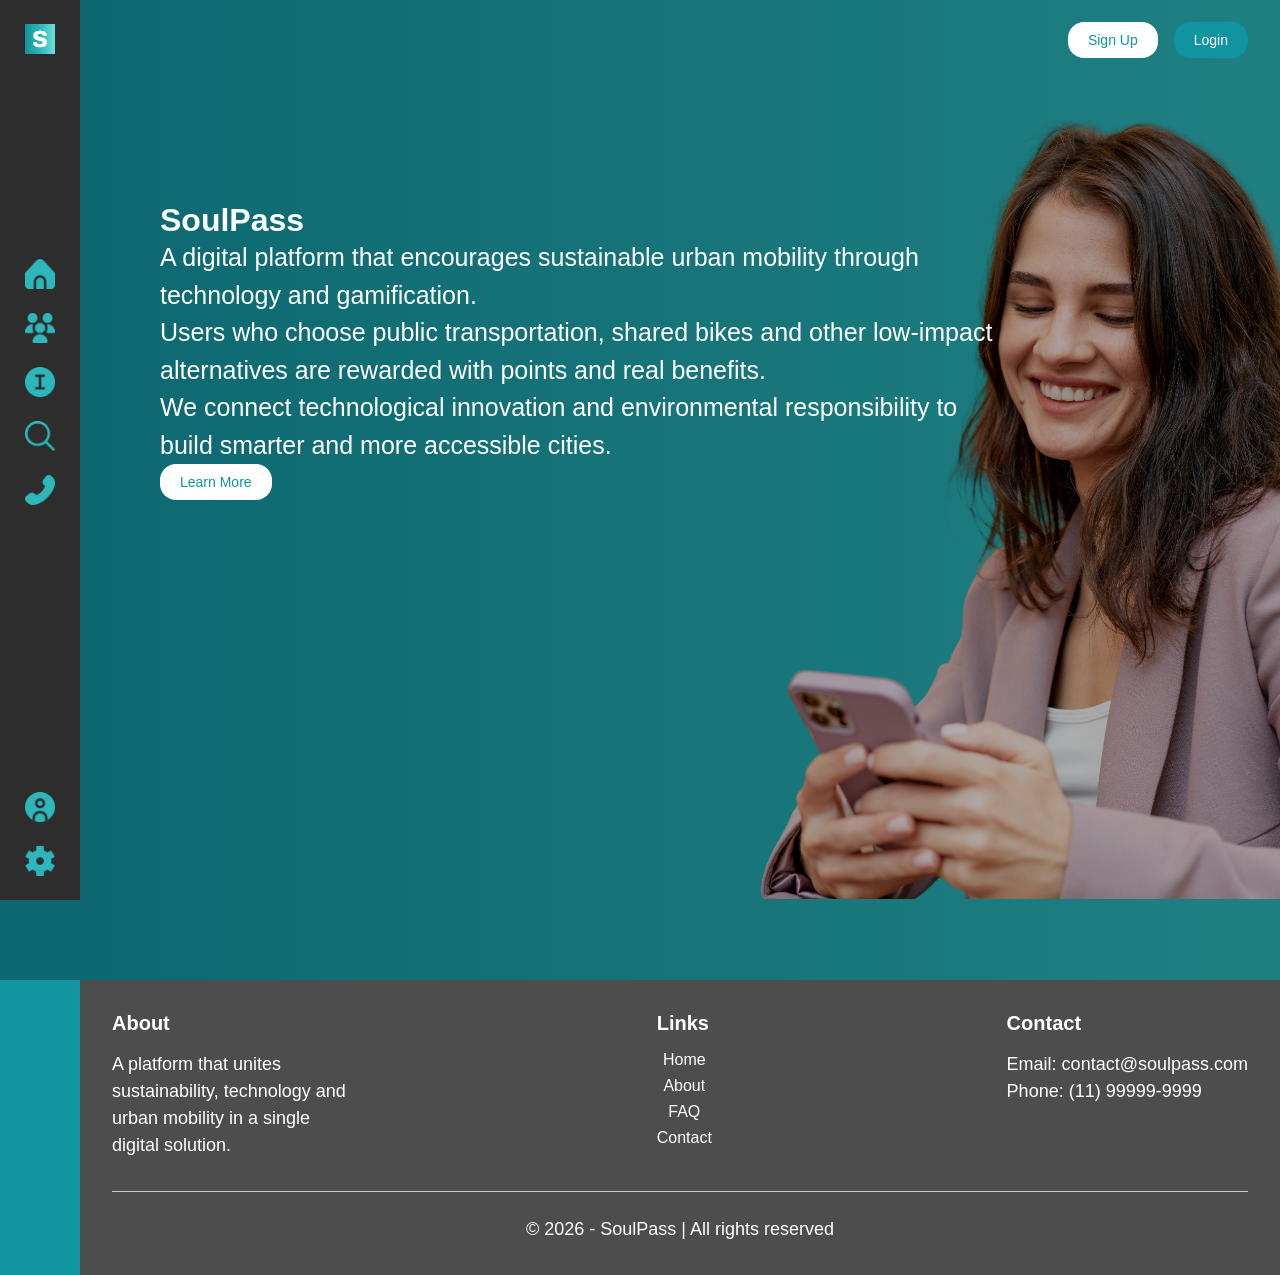
<file: index.html>
<!doctype html>
<html lang="pt-br">
  <head>
    <meta charset="UTF-8" />
    <meta name="viewport" content="width=device-width, initial-scale=1.0" />
    <!-- Título da página -->
    <title>SoulPass | Mobilidade Urbana Sustentável</title>
    <!-- Arquivos principais -->
    <link rel="stylesheet" href="css/main.css" />
    <script type="module" src="js/main.js" defer></script>
  </head>

  <body data-page="home">
    <!-- Botão do menu mobile e tablet-->
    <button class="toggle-sidebar">
      <img src="imagens/menu-burger.png" alt="Abrir menu" />
    </button>
    <!-- Menu lateral -->
    <aside class="barra_lateral" data-page="menu">
      <div class="barra-lateral-logo">
        <a href="index.html" class="logo">
          <img src="imagens/SoulUpLogo.png" alt="Logo da Empresa" />
        </a>
      </div>
      <!-- Navegação principal -->
      <nav class="barra-lateral-menu">
        <ul>
          <li>
            <a href="index.html">
              <img src="imagens/home.png" alt="Home" />
              <span class="menu-text" data-i18n="menu.home"></span>
            </a>
          </li>
          <li>
            <a href="paginas/quemsomos.html">
              <img src="imagens/users-alt.png" alt="Quem Somos" />
              <span class="menu-text" data-i18n="menu.quemSomos"></span>
            </a>
          </li>
          <li>
            <a href="paginas/sobre.html">
              <img src="imagens/circle-i.png" alt="Sobre" />
              <span class="menu-text" data-i18n="menu.sobre"></span>
            </a>
          </li>
          <li>
            <a href="paginas/faq.html">
              <img src="imagens/search.png" alt="FAQ" />
              <span class="menu-text" data-i18n="menu.faq"></span>
            </a>
          </li>
          <li>
            <a href="paginas/contato.html">
              <img src="imagens/phone-flip.png" alt="Contato" />
              <span class="menu-text" data-i18n="menu.contato"></span>
            </a>
          </li>
        </ul>
      </nav>

      <!-- Área inferior da sidebar -->
      <ul class="barra-lateral-rodape">
        <li>
          <a href="#">
            <img src="imagens/circle-user.png" alt="Perfil" />
            <span class="menu-text" data-i18n="menu.perfil"></span>
          </a>
        </li>
        <li>
          <button class="abrir-config">
            <img src="imagens/settings.png" alt="Configurações" />
            <span class="menu-text" data-i18n="menu.config"></span>
          </button>
        </li>
      </ul>
    </aside>

    <main>
      <!--Cabeçalho-->
      <header class="header" data-page="header">
        <button 
          class="btn btn-principal" 
          data-i18n="header.criarConta" 
          id="btn-criar-conta">
        </button>
        <button 
          class="btn btn-secundario" 
          data-i18n="header.entrar" 
          id="btn-entrar-conta">
      </button>
      </header>

      <!--Seção principal-->
      <section class="hero" data-page="hero">
        <div class="hero-text">
          <h1 data-i18n="hero.titulo"></h1>
          <p data-i18n="hero.paragrafo1"></p>
          <p data-i18n="hero.paragrafo2"></p>
          <p data-i18n="hero.paragrafo3"></p>

          <button
            class="btn btn-principal"
            id="btn-saiba-mais"
            data-i18n="hero.botao">
          </button>
        </div>

        <!--Imagem de fundo-->
        <div>
          <img
            src="imagens/mulhercelular-image.png"
            alt="Pessoa usando o celular"
          />
        </div>
      </section>
    </main>
    <!--Rodapé -->
    <footer class="footer" data-page="footer">
      <div class="footer-container">
        <!-- Sobre -->
        <div class="footer-section">
          <h3  data-i18n="footer.sobreTitulo"></h3>
          <p data-i18n="footer.sobreTexto"></p>
        </div>

        <!-- Links -->
        <div class="footer-section">
          <h3 data-i18n="footer.linksTitulo"></h3>
          <ul>
            <li><a href="index.html" data-i18n="footer.home"></a></li>
            <li><a href="paginas/sobre.html" data-i18n="footer.sobre"></a></li>
            <li><a href="paginas/faq.html" data-i18n="footer.faq"></a></li>
            <li><a href="paginas/contato.html" data-i18n="footer.contato"></a></li>
          </ul>
        </div>

        <!-- Contato -->
        <div class="footer-section">
          <h3 data-i18n="footer.contatoTitulo"></h3>
            <p data-i18n="footer.email"></p>
            <p data-i18n="footer.telefone"></p>
        </div>
      </div>

      <!-- LINHA FINAL -->
      <div class="footer-bottom">
        <p data-i18n="footer.direitos"></p>
      </div>
    </footer>

    <!-- Modal de Configurações -->
    <section class="modal" id="modal-config" data-page="config">
      <div class="modal-content">
        <button class="modal-close">&times;</button>

        <h2 data-i18n="config.titulo">Configurações</h2>

        <div class="config-item">
          <label data-i18n="config.linguagem">Linguagem</label>
          <select id="lang-select">
            <option value="pt">Português</option>
            <option value="en">English</option>
          </select>
        </div>
        
      </div>
    </section>
  </body>
</html>
</file>
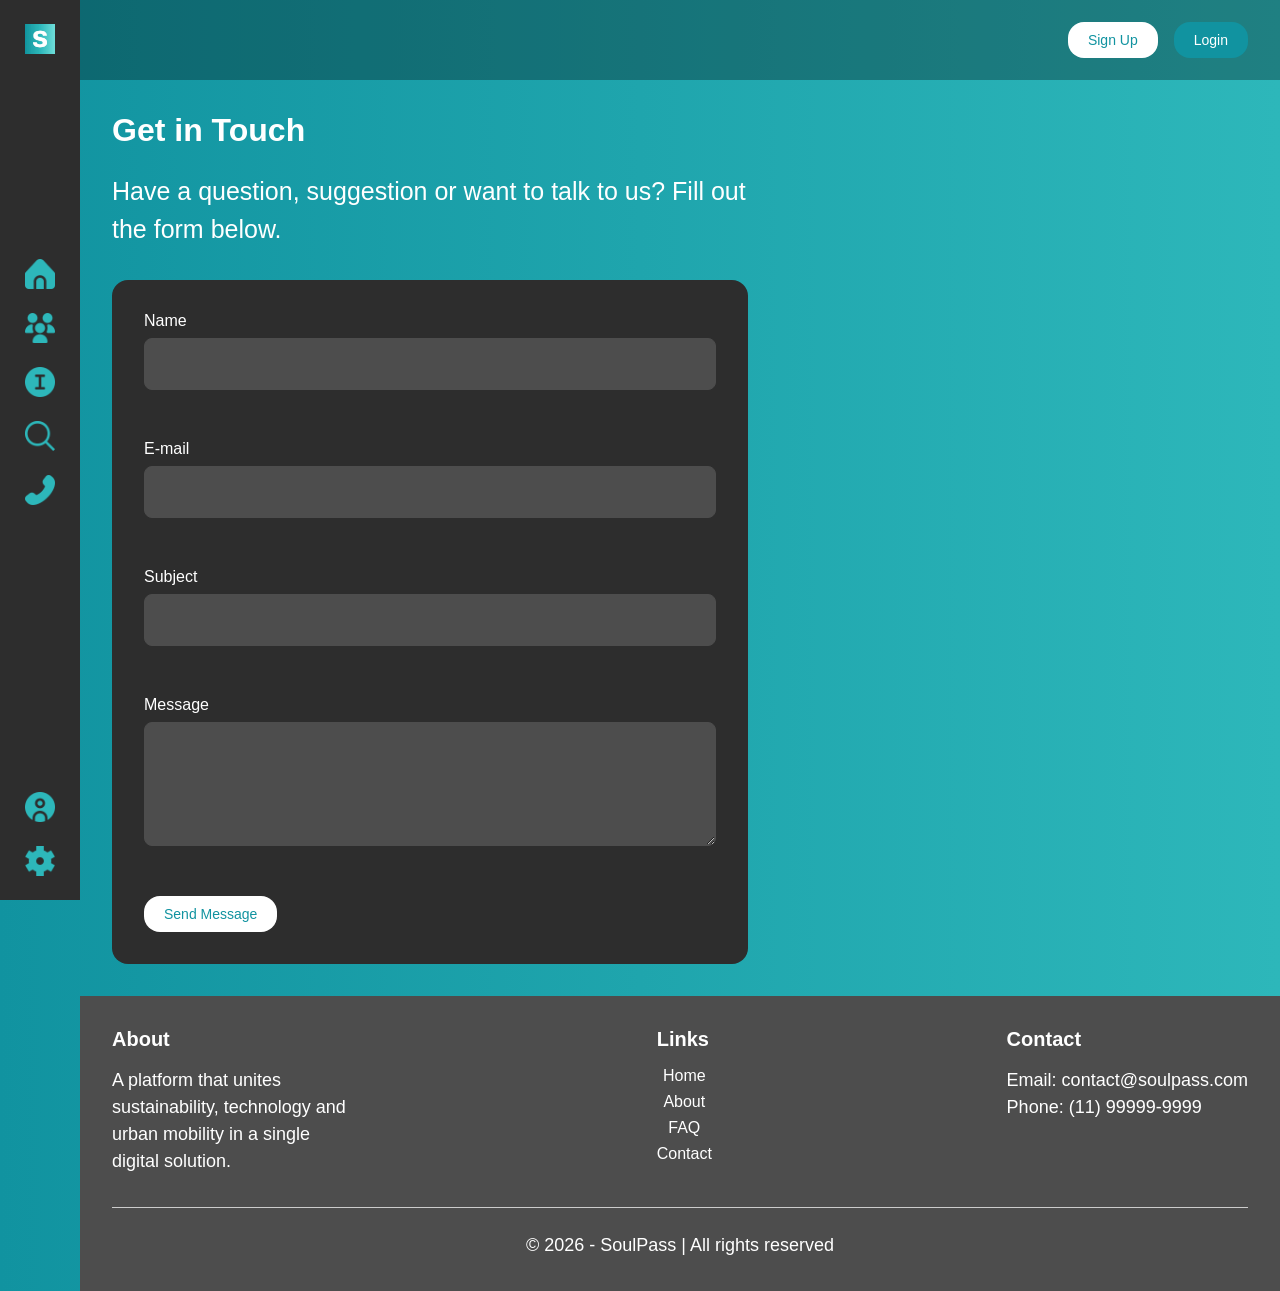
<file: paginas/contato.html>
<!doctype html>
<html lang="pt-br">
  <head>
    <meta charset="UTF-8" />
    <meta name="viewport" content="width=device-width, initial-scale=1.0" />
    <title>Contato - SoulPass</title>
    <link rel="stylesheet" href="../css/main.css" />
    <link rel="stylesheet" href="../css/paginas/contato.css" />
    <script type="module" src="../js/main.js" defer></script>
  </head>
  <body data-page="contato">
    <!-- Barra lateral -->
    <aside class="barra_lateral" data-page="menu">
      <div class="barra-lateral-logo">
        <a href="../index.html" class="logo">
          <img src="../imagens/SoulUpLogo.png" alt="Logo da Empresa" />
        </a>
      </div>
      <nav class="barra-lateral-menu">
        <ul>
          <li>
            <a href="../index.html">
              <img src="../imagens/home.png" alt="Home" />
              <span class="menu-text" data-i18n="menu.home"></span>
            </a>
          </li>
          <li>
            <a href="quemsomos.html">
              <img src="../imagens/users-alt.png" alt="Quem Somos" />
              <span class="menu-text" data-i18n="menu.quemSomos"></span>
            </a>
          </li>
          <li>
            <a href="sobre.html">
              <img src="../imagens/circle-i.png" alt="Sobre" />
              <span class="menu-text" data-i18n="menu.sobre"></span>
            </a>
          </li>
          <li>
            <a href="faq.html">
              <img src="../imagens/search.png" alt="FAQ" />
              <span class="menu-text" data-i18n="menu.faq"></span>
            </a>
          </li>
          <li>
            <a href="contato.html">
              <img src="../imagens/phone-flip.png" alt="Contato" />
              <span class="menu-text" data-i18n="menu.contato"></span>
            </a>
          </li>
        </ul>
      </nav>
      <ul class="barra-lateral-rodape">
        <li>
          <a href="#">
            <img src="../imagens/circle-user.png" alt="Perfil" />
            <span class="menu-text" data-i18n="menu.perfil"></span>
          </a>
        </li>
        <li>
          <button class="abrir-config">
            <img src="../imagens/settings.png" alt="Configurações" />
            <span class="menu-text" data-i18n="menu.config"></span>
          </button>
        </li>
      </ul>
    </aside>

    <main>
      <!-- Cabecalho -->
      <header class="header" data-page="header">
        <button class="btn btn-principal" data-i18n="header.criarConta"></button>
        <button class="btn btn-secundario" data-i18n="header.entrar"></button>
      </header>

      <!-- Formulario de contato -->
      <section class="contato">
        <h1 data-i18n="contato.titulo"></h1>
        <p class="contato-intro" data-i18n="contato.intro"></p>

        <form class="contato-form" id="form-contato" novalidate>
          <!-- Campo nome -->
          <div class="form-grupo">
            <label for="nome" data-i18n="contato.labelNome"></label>
            <input type="text" id="nome" name="nome" required minlength="3" maxlength="80" />
            <span class="form-erro" id="erro-nome"></span>
          </div>

          <!-- Campo email -->
          <div class="form-grupo">
            <label for="email" data-i18n="contato.labelEmail"></label>
            <input type="email" id="email" name="email" required minlength="10" maxlength="100" />
            <span class="form-erro" id="erro-email"></span>
          </div>

          <!-- Campo assunto -->
          <div class="form-grupo">
            <label for="assunto" data-i18n="contato.labelAssunto"></label>
            <input type="text" id="assunto" name="assunto" required minlength="3" maxlength="100" />
            <span class="form-erro" id="erro-assunto"></span>
          </div>

          <!-- Campo mensagem -->
          <div class="form-grupo">
            <label for="mensagem" data-i18n="contato.labelMensagem"></label>
            <textarea id="mensagem" name="mensagem" rows="5" required minlength="10" maxlength="500"></textarea>
            <span class="form-erro" id="erro-mensagem"></span>
          </div>

          <button type="submit" class="btn btn-principal" data-i18n="contato.botaoEnviar"></button>

          <!-- Mensagem de sucesso -->
          <p class="form-sucesso" id="form-sucesso" data-i18n="contato.sucesso"></p>
        </form>
      </section>
    </main>

    <!-- Rodape -->
    <footer class="footer" data-page="footer">
      <div class="footer-container">
        <div class="footer-section">
          <h3 data-i18n="footer.sobreTitulo"></h3>
          <p data-i18n="footer.sobreTexto"></p>
        </div>
        <div class="footer-section">
          <h3 data-i18n="footer.linksTitulo"></h3>
          <ul>
            <li><a href="../index.html" data-i18n="footer.home"></a></li>
            <li><a href="sobre.html" data-i18n="footer.sobre"></a></li>
            <li><a href="faq.html" data-i18n="footer.faq"></a></li>
            <li><a href="contato.html" data-i18n="footer.contato"></a></li>
          </ul>
        </div>
        <div class="footer-section">
          <h3 data-i18n="footer.contatoTitulo"></h3>
          <p data-i18n="footer.email"></p>
          <p data-i18n="footer.telefone"></p>
        </div>
      </div>
      <div class="footer-bottom">
        <p data-i18n="footer.direitos"></p>
      </div>
    </footer>

    <!-- Modal de configuracoes -->
    <section class="modal" id="modal-config" data-page="config">
      <div class="modal-content">
        <button class="modal-close">&times;</button>
        <h2 data-i18n="config.titulo"></h2>
        <div class="config-item">
          <label data-i18n="config.linguagem"></label>
          <select id="lang-select">
            <option value="pt">Português</option>
            <option value="en">English</option>
          </select>
        </div>
        <div class="config-item">
          <label data-i18n="config.tema"></label>
          <select>
            <option>Escuro</option>
            <option>Claro</option>
          </select>
        </div>
      </div>
    </section>
  </body>
</html>
</file>
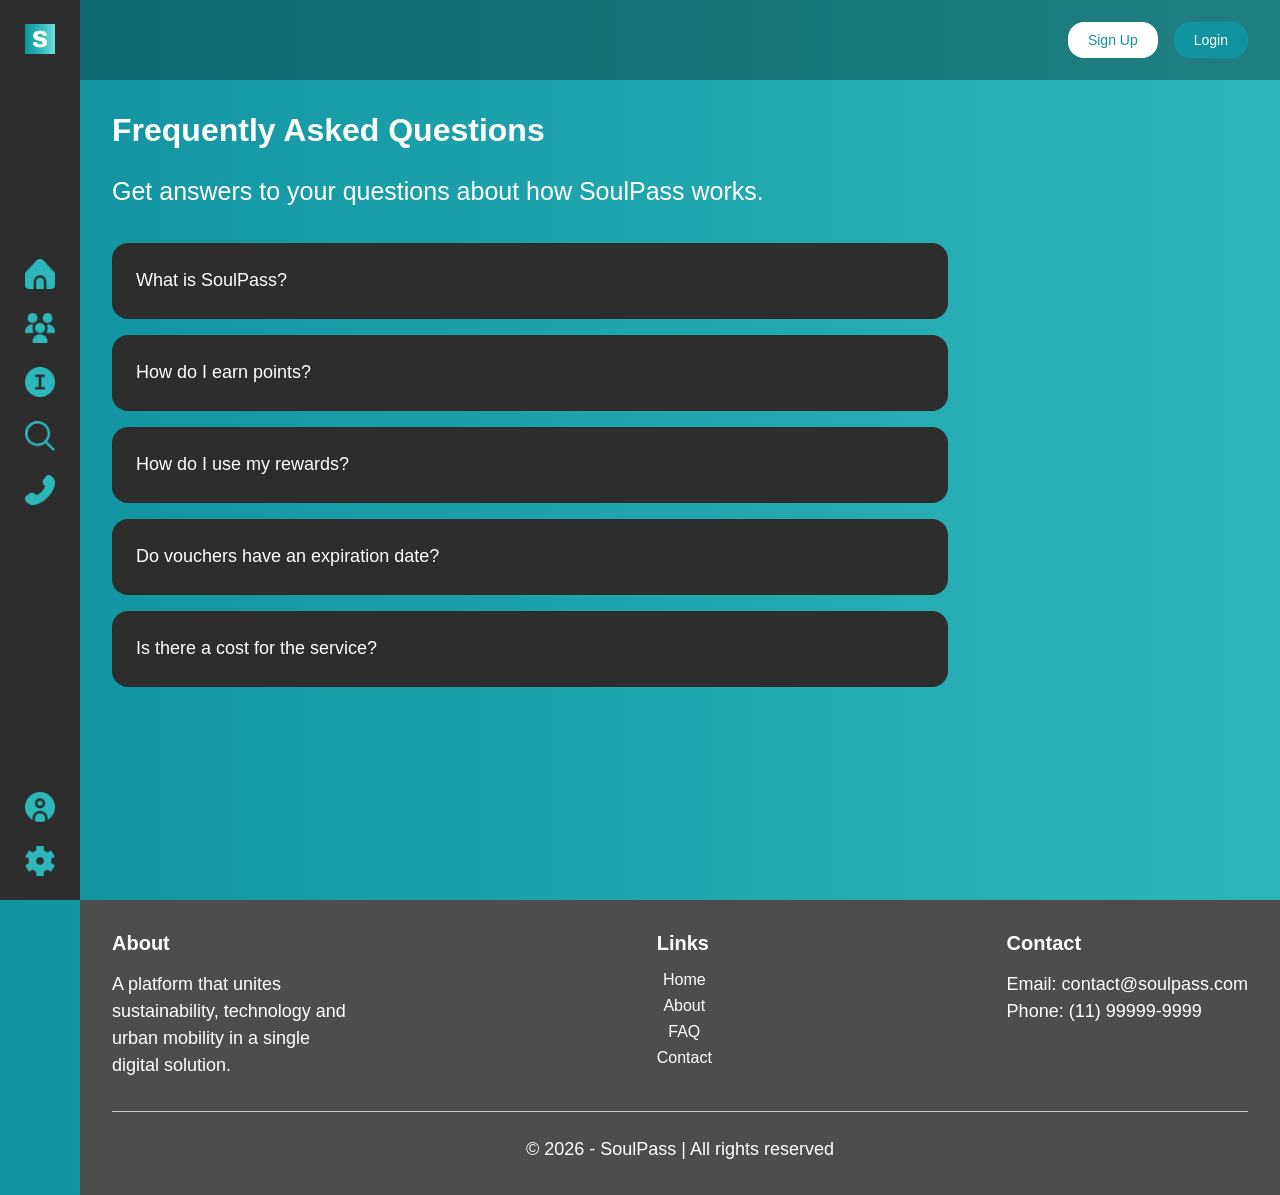
<file: paginas/faq.html>
<!doctype html>
<html lang="pt-br">
  <head>
    <meta charset="UTF-8" />
    <meta name="viewport" content="width=device-width, initial-scale=1.0" />
    <title>FAQ - SoulPass</title>
    <link rel="stylesheet" href="../css/main.css" />
    <link rel="stylesheet" href="../css/paginas/faq.css" />
    <script type="module" src="../js/main.js" defer></script>
  </head>
  <body data-page="faq">
    <!-- Barra lateral -->
    <aside class="barra_lateral" data-page="menu">
      <div class="barra-lateral-logo">
        <a href="../index.html" class="logo">
          <img src="../imagens/SoulUpLogo.png" alt="Logo da Empresa" />
        </a>
      </div>
      <nav class="barra-lateral-menu">
        <ul>
          <li>
            <a href="../index.html">
              <img src="../imagens/home.png" alt="Home" />
              <span class="menu-text" data-i18n="menu.home"></span>
            </a>
          </li>
          <li>
            <a href="quemsomos.html">
              <img src="../imagens/users-alt.png" alt="Quem Somos" />
              <span class="menu-text" data-i18n="menu.quemSomos"></span>
            </a>
          </li>
          <li>
            <a href="sobre.html">
              <img src="../imagens/circle-i.png" alt="Sobre" />
              <span class="menu-text" data-i18n="menu.sobre"></span>
            </a>
          </li>
          <li>
            <a href="faq.html">
              <img src="../imagens/search.png" alt="FAQ" />
              <span class="menu-text" data-i18n="menu.faq"></span>
            </a>
          </li>
          <li>
            <a href="contato.html">
              <img src="../imagens/phone-flip.png" alt="Contato" />
              <span class="menu-text" data-i18n="menu.contato"></span>
            </a>
          </li>
        </ul>
      </nav>
      <ul class="barra-lateral-rodape">
        <li>
          <a href="#">
            <img src="../imagens/circle-user.png" alt="Perfil" />
            <span class="menu-text" data-i18n="menu.perfil"></span>
          </a>
        </li>
        <li>
          <button class="abrir-config">
            <img src="../imagens/settings.png" alt="Configurações" />
            <span class="menu-text" data-i18n="menu.config"></span>
          </button>
        </li>
      </ul>
    </aside>

    <main>
      <!-- Cabecalho -->
      <header class="header" data-page="header">
        <button class="btn btn-principal" data-i18n="header.criarConta"></button>
        <button class="btn btn-secundario" data-i18n="header.entrar"></button>
      </header>

      <!-- Perguntas frequentes -->
      <section class="faq">
        <h1 data-i18n="faq.titulo"></h1>
        <p class="faq-intro" data-i18n="faq.intro"></p>

        <!-- Lista de perguntas (cada item abre e fecha no clique) -->
        <div class="faq-lista">
          <div class="faq-item">
            <button class="faq-pergunta">
              <span data-i18n="faq.pergunta1"></span>
              <span class="faq-icone">+</span>
            </button>
            <div class="faq-resposta">
              <p data-i18n="faq.resposta1"></p>
            </div>
          </div>

          <div class="faq-item">
            <button class="faq-pergunta">
              <span data-i18n="faq.pergunta2"></span>
              <span class="faq-icone">+</span>
            </button>
            <div class="faq-resposta">
              <p data-i18n="faq.resposta2"></p>
            </div>
          </div>

          <div class="faq-item">
            <button class="faq-pergunta">
              <span data-i18n="faq.pergunta3"></span>
              <span class="faq-icone">+</span>
            </button>
            <div class="faq-resposta">
              <p data-i18n="faq.resposta3"></p>
            </div>
          </div>

          <div class="faq-item">
            <button class="faq-pergunta">
              <span data-i18n="faq.pergunta4"></span>
              <span class="faq-icone">+</span>
            </button>
            <div class="faq-resposta">
              <p data-i18n="faq.resposta4"></p>
            </div>
          </div>

          <div class="faq-item">
            <button class="faq-pergunta">
              <span data-i18n="faq.pergunta5"></span>
              <span class="faq-icone">+</span>
            </button>
            <div class="faq-resposta">
              <p data-i18n="faq.resposta5"></p>
            </div>
          </div>
        </div>
      </section>
    </main>

    <!-- Rodape -->
    <footer class="footer" data-page="footer">
      <div class="footer-container">
        <div class="footer-section">
          <h3 data-i18n="footer.sobreTitulo"></h3>
          <p data-i18n="footer.sobreTexto"></p>
        </div>
        <div class="footer-section">
          <h3 data-i18n="footer.linksTitulo"></h3>
          <ul>
            <li><a href="../index.html" data-i18n="footer.home"></a></li>
            <li><a href="sobre.html" data-i18n="footer.sobre"></a></li>
            <li><a href="faq.html" data-i18n="footer.faq"></a></li>
            <li><a href="contato.html" data-i18n="footer.contato"></a></li>
          </ul>
        </div>
        <div class="footer-section">
          <h3 data-i18n="footer.contatoTitulo"></h3>
          <p data-i18n="footer.email"></p>
          <p data-i18n="footer.telefone"></p>
        </div>
      </div>
      <div class="footer-bottom">
        <p data-i18n="footer.direitos"></p>
      </div>
    </footer>

    <!-- Modal de configuracoes -->
    <section class="modal" id="modal-config" data-page="config">
      <div class="modal-content">
        <button class="modal-close">&times;</button>
        <h2 data-i18n="config.titulo"></h2>
        <div class="config-item">
          <label data-i18n="config.linguagem"></label>
          <select id="lang-select">
            <option value="pt">Português</option>
            <option value="en">English</option>
          </select>
        </div>
        <div class="config-item">
          <label data-i18n="config.tema"></label>
          <select>
            <option>Escuro</option>
            <option>Claro</option>
          </select>
        </div>
      </div>
    </section>
  </body>
</html>
</file>
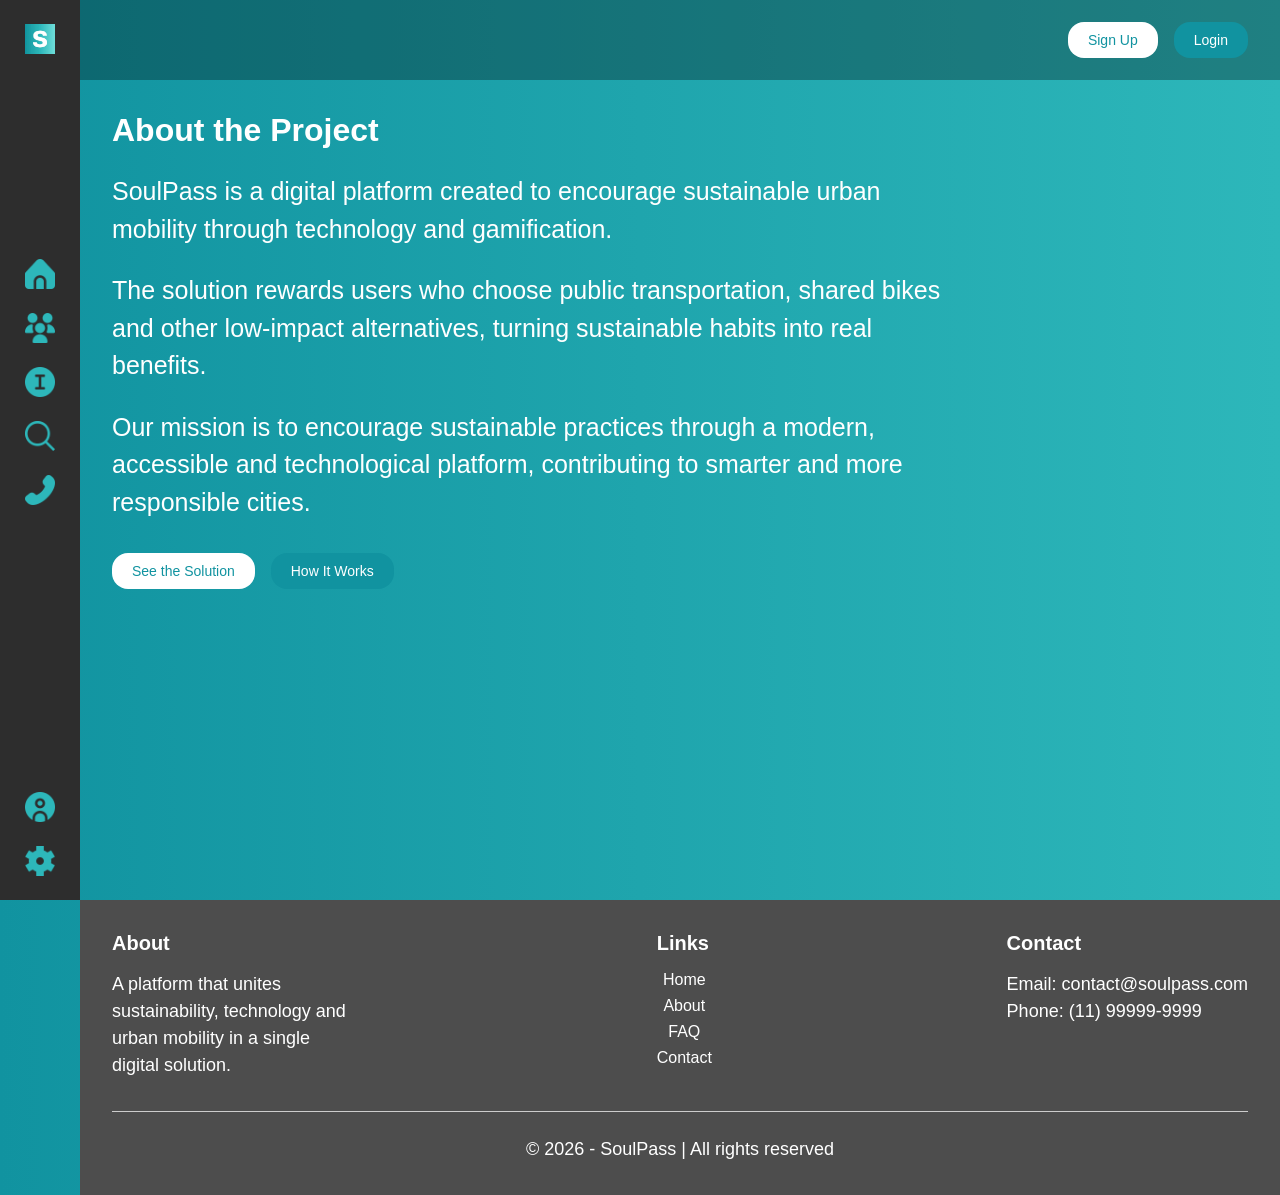
<file: paginas/sobre.html>
<!doctype html>
<html lang="pt-br">
  <head>
    <meta charset="UTF-8" />
    <meta name="viewport" content="width=device-width, initial-scale=1.0" />
    <title>Sobre - SoulPass</title>
    <link rel="stylesheet" href="../css/main.css" />
    <link rel="stylesheet" href="../css/paginas/sobre.css" />
    <script type="module" src="../js/main.js" defer></script>
  </head>
  <body data-page="sobre">
    <!-- Barra lateral -->
    <aside class="barra_lateral" data-page="menu">
      <div class="barra-lateral-logo">
        <a href="../index.html" class="logo">
          <img src="../imagens/SoulUpLogo.png" alt="Logo da Empresa" />
        </a>
      </div>
      <nav class="barra-lateral-menu">
        <ul>
          <li>
            <a href="../index.html">
              <img src="../imagens/home.png" alt="Home" />
              <span class="menu-text" data-i18n="menu.home"></span>
            </a>
          </li>
          <li>
            <a href="quemsomos.html">
              <img src="../imagens/users-alt.png" alt="Quem Somos" />
              <span class="menu-text" data-i18n="menu.quemSomos"></span>
            </a>
          </li>
          <li>
            <a href="sobre.html">
              <img src="../imagens/circle-i.png" alt="Sobre" />
              <span class="menu-text" data-i18n="menu.sobre"></span>
            </a>
          </li>
          <li>
            <a href="faq.html">
              <img src="../imagens/search.png" alt="FAQ" />
              <span class="menu-text" data-i18n="menu.faq"></span>
            </a>
          </li>
          <li>
            <a href="contato.html">
              <img src="../imagens/phone-flip.png" alt="Contato" />
              <span class="menu-text" data-i18n="menu.contato"></span>
            </a>
          </li>
        </ul>
      </nav>
      <ul class="barra-lateral-rodape">
        <li>
          <a href="#">
            <img src="../imagens/circle-user.png" alt="Perfil" />
            <span class="menu-text" data-i18n="menu.perfil"></span>
          </a>
        </li>
        <li>
          <button class="abrir-config">
            <img src="../imagens/settings.png" alt="Configurações" />
            <span class="menu-text" data-i18n="menu.config"></span>
          </button>
        </li>
      </ul>
    </aside>

    <main>
      <!-- Cabecalho -->
      <header class="header" data-page="header">
        <button class="btn btn-principal" data-i18n="header.criarConta"></button>
        <button class="btn btn-secundario" data-i18n="header.entrar"></button>
      </header>

      <!-- Descricao do projeto -->
      <section class="sobre">
        <h1 data-i18n="titulo"></h1>
        <p data-i18n="paragrafo1"></p>
        <p data-i18n="paragrafo2"></p>
        <p data-i18n="paragrafo3"></p>

        <!-- Botoes para as paginas da solucao -->
        <div class="sobre-botoes">
          <a href="solucao.html" class="btn btn-principal" data-i18n="botaoSolucao"></a>
          <a href="solucao2.html" class="btn btn-secundario" data-i18n="botaoSolucao2"></a>
        </div>
      </section>
    </main>

    <!-- Rodape -->
    <footer class="footer" data-page="footer">
      <div class="footer-container">
        <div class="footer-section">
          <h3 data-i18n="footer.sobreTitulo"></h3>
          <p data-i18n="footer.sobreTexto"></p>
        </div>
        <div class="footer-section">
          <h3 data-i18n="footer.linksTitulo"></h3>
          <ul>
            <li><a href="../index.html" data-i18n="footer.home"></a></li>
            <li><a href="sobre.html" data-i18n="footer.sobre"></a></li>
            <li><a href="faq.html" data-i18n="footer.faq"></a></li>
            <li><a href="contato.html" data-i18n="footer.contato"></a></li>
          </ul>
        </div>
        <div class="footer-section">
          <h3 data-i18n="footer.contatoTitulo"></h3>
          <p data-i18n="footer.email"></p>
          <p data-i18n="footer.telefone"></p>
        </div>
      </div>
      <div class="footer-bottom">
        <p data-i18n="footer.direitos"></p>
      </div>
    </footer>

    <!-- Modal de configuracoes -->
    <section class="modal" id="modal-config" data-page="config">
      <div class="modal-content">
        <button class="modal-close">&times;</button>
        <h2 data-i18n="config.titulo"></h2>
        <div class="config-item">
          <label data-i18n="config.linguagem"></label>
          <select id="lang-select">
            <option value="pt">Português</option>
            <option value="en">English</option>
          </select>
        </div>
      </div>
    </section>
  </body>
</html>
</file>
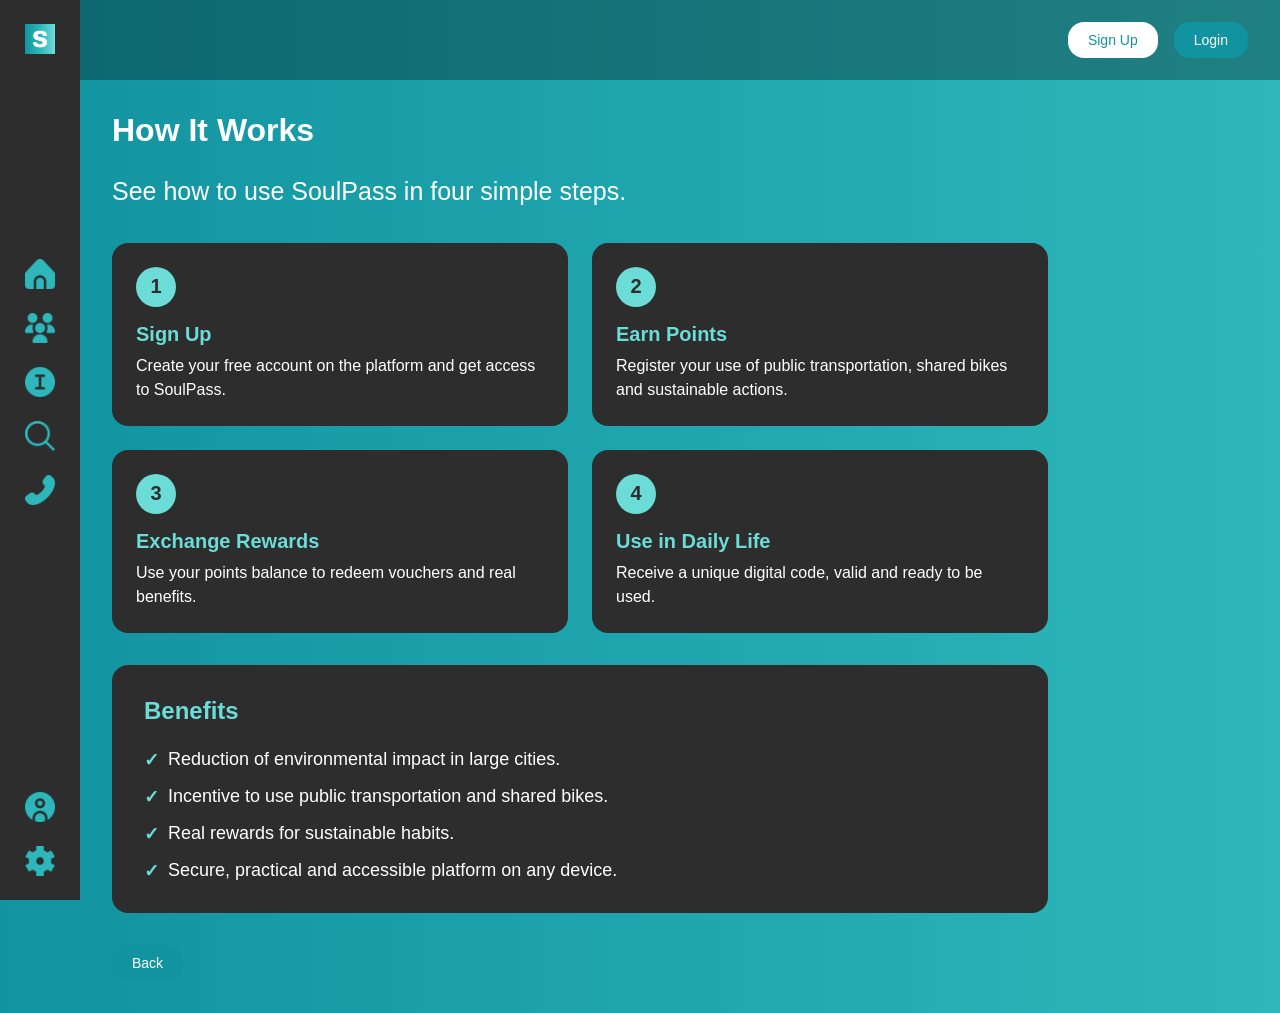
<file: paginas/solucao2.html>
<!doctype html>
<html lang="pt-br">
  <head>
    <meta charset="UTF-8" />
    <meta name="viewport" content="width=device-width, initial-scale=1.0" />
    <title>Como Funciona - SoulPass</title>
    <link rel="stylesheet" href="../css/main.css" />
    <link rel="stylesheet" href="../css/paginas/solucao2.css" />
    <script type="module" src="../js/main.js" defer></script>
  </head>
  <body data-page="solucao2">
    <!-- Barra lateral -->
    <aside class="barra_lateral" data-page="menu">
      <div class="barra-lateral-logo">
        <a href="../index.html" class="logo">
          <img src="../imagens/SoulUpLogo.png" alt="Logo da Empresa" />
        </a>
      </div>
      <nav class="barra-lateral-menu">
        <ul>
          <li>
            <a href="../index.html">
              <img src="../imagens/home.png" alt="Home" />
              <span class="menu-text" data-i18n="menu.home"></span>
            </a>
          </li>
          <li>
            <a href="quemsomos.html">
              <img src="../imagens/users-alt.png" alt="Quem Somos" />
              <span class="menu-text" data-i18n="menu.quemSomos"></span>
            </a>
          </li>
          <li>
            <a href="sobre.html">
              <img src="../imagens/circle-i.png" alt="Sobre" />
              <span class="menu-text" data-i18n="menu.sobre"></span>
            </a>
          </li>
          <li>
            <a href="faq.html">
              <img src="../imagens/search.png" alt="FAQ" />
              <span class="menu-text" data-i18n="menu.faq"></span>
            </a>
          </li>
          <li>
            <a href="contato.html">
              <img src="../imagens/phone-flip.png" alt="Contato" />
              <span class="menu-text" data-i18n="menu.contato"></span>
            </a>
          </li>
        </ul>
      </nav>
      <ul class="barra-lateral-rodape">
        <li>
          <a href="#">
            <img src="../imagens/circle-user.png" alt="Perfil" />
            <span class="menu-text" data-i18n="menu.perfil"></span>
          </a>
        </li>
        <li>
          <button class="abrir-config">
            <img src="../imagens/settings.png" alt="Configurações" />
            <span class="menu-text" data-i18n="menu.config"></span>
          </button>
        </li>
      </ul>
    </aside>

    <main>
      <!-- Cabecalho -->
      <header class="header" data-page="header">
        <button class="btn btn-principal" data-i18n="header.criarConta"></button>
        <button class="btn btn-secundario" data-i18n="header.entrar"></button>
      </header>

      <!-- Passo a passo + beneficios -->
      <section class="solucao2">
        <h1 data-i18n="solucao2.titulo"></h1>
        <p class="solucao2-intro" data-i18n="solucao2.intro"></p>

        <!-- Passos do funcionamento -->
        <div class="passos">
          <div class="passo">
            <div class="passo-numero">1</div>
            <h3 data-i18n="solucao2.passo1Titulo"></h3>
            <p data-i18n="solucao2.passo1Texto"></p>
          </div>
          <div class="passo">
            <div class="passo-numero">2</div>
            <h3 data-i18n="solucao2.passo2Titulo"></h3>
            <p data-i18n="solucao2.passo2Texto"></p>
          </div>
          <div class="passo">
            <div class="passo-numero">3</div>
            <h3 data-i18n="solucao2.passo3Titulo"></h3>
            <p data-i18n="solucao2.passo3Texto"></p>
          </div>
          <div class="passo">
            <div class="passo-numero">4</div>
            <h3 data-i18n="solucao2.passo4Titulo"></h3>
            <p data-i18n="solucao2.passo4Texto"></p>
          </div>
        </div>

        <!-- Beneficios da solucao -->
        <div class="beneficios">
          <h2 data-i18n="solucao2.beneficiosTitulo"></h2>
          <ul class="beneficios-lista">
            <li data-i18n="solucao2.beneficio1"></li>
            <li data-i18n="solucao2.beneficio2"></li>
            <li data-i18n="solucao2.beneficio3"></li>
            <li data-i18n="solucao2.beneficio4"></li>
          </ul>
        </div>

        <!-- Volta para a primeira pagina da solucao -->
        <a href="solucao.html" class="btn btn-secundario solucao2-voltar" data-i18n="solucao2.voltar"></a>
      </section>
    </main>

    
  </body>
</html>
</file>
<file: css/main.css>
/*Base*/
@import url('./base/variaveis.css');
@import url('./base/global.css');
@import url('./base/reset.css');
@import url('./base/tipografia.css');

/*Layout*/
@import url('./layout/sidebar.css');
@import url('./layout/header.css'); 
@import url('./layout/footer.css');

/*Components*/
@import url('./components/botao.css');
@import url('./components/hero.css');
@import url('./components/modal.css');

/*Responsividade*/
@import url('./responsividade.css');
</file>
<file: css/paginas/contato.css>
/* Pagina Contato */
.contato {
    margin-left: 80px;
    padding: var(--spacing-lg);
    max-width: 700px;
    min-height: calc(100vh - 80px);
}

.contato h1 {
    margin-bottom: var(--spacing-md);
}

.contato-intro {
    margin-bottom: var(--spacing-lg);
}

/* Formulario */
.contato-form {
    display: flex;
    flex-direction: column;
    gap: var(--spacing-md);
    background-color: var(--cinza);
    padding: var(--spacing-lg);
    border-radius: var(--border-radius);
}

/* Cada campo do formulario */
.form-grupo {
    display: flex;
    flex-direction: column;
    gap: var(--spacing-xs);
}

.form-grupo label {
    font-size: 16px;
    color: var(--branco);
}

.form-grupo input,
.form-grupo textarea {
    background-color: var(--cinza2);
    color: var(--branco);
    border: 1px solid var(--cinza2);
    border-radius: 8px;
    padding: var(--spacing-sm);
    font-size: 16px;
    font-family: var(--fonte-principal);
}

.form-grupo input:focus,
.form-grupo textarea:focus {
    outline: none;
    border-color: var(--azul3);
}

.form-grupo textarea {
    resize: vertical;
    min-height: 100px;
}

/* Mensagens de erro */
.form-erro {
    color: #ff6b6b;
    font-size: 14px;
    min-height: 18px;
}

/* Mensagem de sucesso (aparece quando o form e enviado) */
.form-sucesso {
    color: var(--azul3);
    font-size: 16px;
    text-align: center;
    display: none;
}

.form-sucesso.ativo {
    display: block;
}

.contato-form .btn {
    align-self: flex-start;
}

/* Responsividade */
@media (max-width: 600px) {
    .contato-form {
        padding: var(--spacing-md);
    }
}
</file>
<file: css/paginas/faq.css>
/* Pagina FAQ */
.faq {
    margin-left: 80px;
    padding: var(--spacing-lg);
    max-width: 900px;
    min-height: calc(100vh - 80px);
}

.faq h1 {
    margin-bottom: var(--spacing-md);
}

.faq-intro {
    margin-bottom: var(--spacing-lg);
}

/* Lista de perguntas */
.faq-lista {
    display: flex;
    flex-direction: column;
    gap: var(--spacing-sm);
}

/* Cada item do accordion */
.faq-item {
    background-color: var(--cinza);
    border-radius: var(--border-radius);
    overflow: hidden;
}

.faq-pergunta {
    width: 100%;
    background: transparent;
    color: var(--branco);
    padding: var(--spacing-md);
    font-size: 18px;
    font-family: var(--fonte-principal);
    text-align: left;
    display: flex;
    justify-content: space-between;
    align-items: center;
    gap: var(--spacing-sm);
}

/* Icone de mais (vira X quando aberto) */
.faq-icone {
    font-size: 24px;
    color: var(--azul3);
    transition: 0.3s;
}

/* Resposta fica escondida ate o item ficar ativo */
.faq-resposta {
    max-height: 0;
    overflow: hidden;
    transition: max-height 0.3s ease;
    padding: 0 var(--spacing-md);
}

.faq-resposta p {
    font-size: 16px;
    padding-bottom: var(--spacing-md);
}

/* Estado aberto */
.faq-item.ativo .faq-resposta {
    max-height: 500px;
}

.faq-item.ativo .faq-icone {
    transform: rotate(45deg);
}
</file>
<file: css/paginas/sobre.css>
/* Pagina Sobre */
.sobre {
    margin-left: 80px;
    padding: var(--spacing-lg);
    max-width: 900px;
    min-height: calc(100vh - 80px);
}
 
.sobre h1 {
    margin-bottom: var(--spacing-md);
}
 
.sobre p {
    margin-bottom: var(--spacing-md);
}
 
/* Botoes para as paginas da solucao */
.sobre-botoes {
    display: flex;
    gap: var(--spacing-sm);
    margin-top: var(--spacing-lg);
    flex-wrap: wrap;
}
 
.sobre-botoes .btn {
    text-decoration: none;
    display: inline-block;
}
</file>
<file: css/paginas/solucao2.css>
/* Pagina Como Funciona */
.solucao2 {
    margin-left: 80px;
    padding: var(--spacing-lg);
    max-width: 1000px;
    min-height: calc(100vh - 80px);
}

.solucao2 h1 {
    margin-bottom: var(--spacing-md);
}

.solucao2-intro {
    margin-bottom: var(--spacing-lg);
}

/* Grid dos passos */
.passos {
    display: grid;
    grid-template-columns: repeat(2, 1fr);
    gap: var(--spacing-md);
    margin-bottom: var(--spacing-lg);
}

/* Cada passo */
.passo {
    background-color: var(--cinza);
    padding: var(--spacing-md);
    border-radius: var(--border-radius);
    position: relative;
}

/* Numero do passo (circulo azul) */
.passo-numero {
    width: 40px;
    height: 40px;
    background-color: var(--azul3);
    color: var(--cinza);
    border-radius: 50%;
    display: flex;
    justify-content: center;
    align-items: center;
    font-weight: bold;
    font-size: 20px;
    margin-bottom: var(--spacing-sm);
}

.passo h3 {
    color: var(--azul3);
    margin-bottom: var(--spacing-xs);
    font-size: 20px;
}

.passo p {
    font-size: 16px;
}

/* Bloco de beneficios */
.beneficios {
    background-color: var(--cinza);
    padding: var(--spacing-lg);
    border-radius: var(--border-radius);
    margin-bottom: var(--spacing-lg);
}

.beneficios h2 {
    color: var(--azul3);
    margin-bottom: var(--spacing-md);
}

.beneficios-lista {
    list-style: none;
    display: flex;
    flex-direction: column;
    gap: var(--spacing-sm);
}

/* Item da lista com check */
.beneficios-lista li {
    font-size: 18px;
    padding-left: var(--spacing-md);
    position: relative;
}

.beneficios-lista li::before {
    content: '✓';
    color: var(--azul3);
    font-weight: bold;
    position: absolute;
    left: 0;
}

.solucao2-voltar {
    text-decoration: none;
    display: inline-block;
}

/* Responsividade */
@media (max-width: 700px) {
    .passos {
        grid-template-columns: 1fr;
    }
}
</file>
